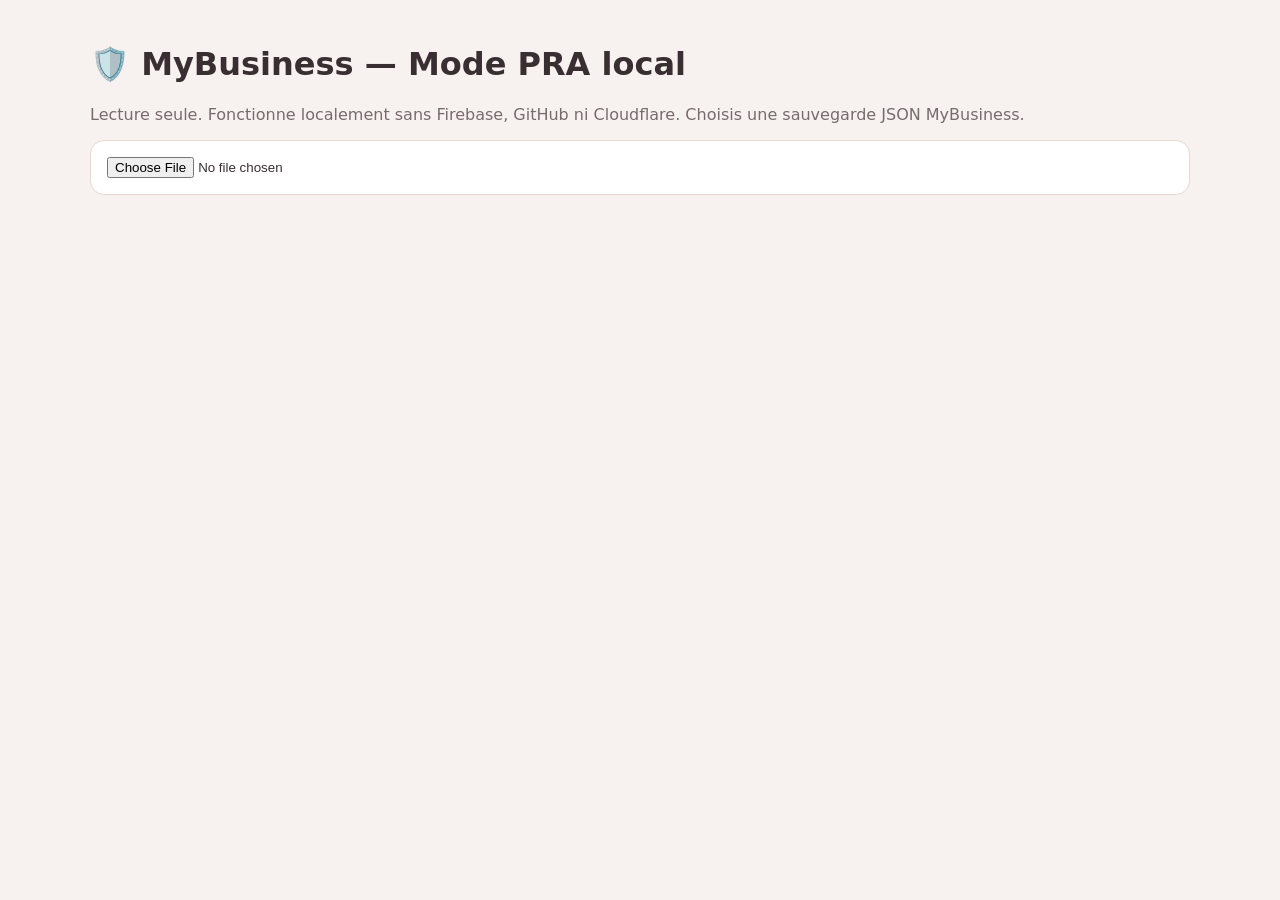
<file: PRA/pra-local.html>
<!doctype html><html lang="fr"><head><meta charset="utf-8"><meta name="viewport" content="width=device-width,initial-scale=1"><title>MyBusiness PRA local</title>
<style>body{font-family:system-ui,-apple-system,Segoe UI,Roboto,sans-serif;margin:0;background:#f7f2ef;color:#392f32}.wrap{max-width:1100px;margin:auto;padding:24px}.card{background:#fff;border:1px solid #e6d8d3;border-radius:14px;padding:16px;margin:12px 0}.btn{background:#7b4354;color:#fff;border:0;border-radius:9px;padding:10px 14px;font-weight:700;cursor:pointer}.muted{color:#776b6e}.grid{display:grid;grid-template-columns:repeat(auto-fit,minmax(160px,1fr));gap:10px}.kpi{background:#fbf5f3;border:1px solid #eadbd6;border-radius:10px;padding:12px}.tabs{display:flex;gap:6px;flex-wrap:wrap;margin:14px 0}.tabs button{border:1px solid #d9c5bf;background:#fff;border-radius:8px;padding:8px 12px;cursor:pointer}.tabs button.on{background:#7b4354;color:#fff}.row{padding:10px 0;border-bottom:1px solid #eee}.row:last-child{border:0}input[type=search]{width:100%;padding:10px;border:1px solid #d9c5bf;border-radius:8px;box-sizing:border-box}.badge{display:inline-block;background:#f1e2dd;border-radius:999px;padding:3px 8px;font-size:12px;font-weight:700}table{width:100%;border-collapse:collapse;font-size:13px}th,td{text-align:left;border-bottom:1px solid #eee;padding:8px;vertical-align:top}@media(max-width:700px){table{display:block;overflow:auto}}</style></head><body><div class="wrap"><h1>🛡️ MyBusiness — Mode PRA local</h1><p class="muted">Lecture seule. Fonctionne localement sans Firebase, GitHub ni Cloudflare. Choisis une sauvegarde JSON MyBusiness.</p><div class="card"><input id="file" type="file" accept="application/json,.json"> <span id="status" class="muted"></span></div><div id="app" style="display:none"><div id="kpis" class="grid"></div><div class="tabs" id="tabs"></div><div class="card"><input id="q" type="search" placeholder="Rechercher un nom, e-mail, numéro de devis…"><div id="content"></div></div></div></div>
<script>
let D=null,tab='mariages'; const esc=s=>String(s??'').replace(/[&<>\"]/g,c=>({'&':'&amp;','<':'&lt;','>':'&gt;','\"':'&quot;'}[c]));
const arr=k=>Array.isArray(D?.[k])?D[k]:[]; const money=n=>Number(n||0).toLocaleString('fr-FR',{style:'currency',currency:'EUR'}); const date=v=>{if(!v)return'';let d=new Date(v);return isNaN(d)?String(v):d.toLocaleDateString('fr-FR')};
function totalDoc(x){if(Number.isFinite(Number(x.total)))return Number(x.total); if(Number.isFinite(Number(x.totalTTC)))return Number(x.totalTTC); return (x.lignes||[]).reduce((s,l)=>s+(Number(l.qte)||1)*(Number(l.prix)||0),0)}
function render(){document.getElementById('app').style.display='block'; let saved=D?._meta?.savedAt||D?._meta?.praExportAt||''; document.getElementById('kpis').innerHTML=[['Mariages',arr('mariages').length],['Clients',arr('clients').length],['Devis',arr('devis').length],['Factures',arr('factures').length],['Ateliers',arr('ateliers').length],['Sauvegarde',saved?date(saved):'—']].map(x=>`<div class=kpi><b>${esc(x[0])}</b><div style="font-size:24px;margin-top:4px">${esc(x[1])}</div></div>`).join(''); let tabs=[['mariages','Mariages'],['clients','Clients'],['devis','Devis'],['factures','Factures'],['ateliers','Ateliers']];document.getElementById('tabs').innerHTML=tabs.map(x=>`<button class="${tab===x[0]?'on':''}" data-t="${x[0]}">${x[1]} (${arr(x[0]).length})</button>`).join(''); document.querySelectorAll('[data-t]').forEach(b=>b.onclick=()=>{tab=b.dataset.t;render()}); draw();}
function draw(){let q=(document.getElementById('q').value||'').toLowerCase();let xs=arr(tab).filter(x=>JSON.stringify(x).toLowerCase().includes(q));let html='';if(tab==='mariages')html='<table><tr><th>Cliente</th><th>Date mariage</th><th>Statut</th><th>Coordonnées</th><th>Besoins / notes</th></tr>'+xs.map(x=>`<tr><td><b>${esc(x.nom||x.clientNom||x.prenom||'')}</b></td><td>${esc(date(x.dateMariage||x.date))}</td><td><span class=badge>${esc(x.statut||x.status||'')}</span></td><td>${esc(x.email||'')}<br>${esc(x.tel||x.telephone||'')}</td><td>${esc(x.besoins||x.notes||x.memo||'')}</td></tr>`).join('')+'</table>';
else if(tab==='clients')html='<table><tr><th>Nom</th><th>Email</th><th>Téléphone</th><th>Adresse</th></tr>'+xs.map(x=>`<tr><td><b>${esc(x.nom||'')}</b></td><td>${esc(x.email||'')}</td><td>${esc(x.tel||x.telephone||'')}</td><td>${esc(x.adresse||'')}</td></tr>`).join('')+'</table>';
else if(tab==='devis'||tab==='factures')html='<table><tr><th>Numéro</th><th>Client</th><th>Date</th><th>Statut</th><th>Montant</th></tr>'+xs.map(x=>`<tr><td><b>${esc(x.numero||x.num||'')}</b></td><td>${esc(x.clientNom||x.nomClient||x.client?.nom||'')}</td><td>${esc(date(x.date||x.createdAt))}</td><td>${esc(x.statut||x.status||'')}</td><td>${money(totalDoc(x))}</td></tr>`).join('')+'</table>';
else html='<table><tr><th>Atelier</th><th>Date</th><th>Statut</th><th>Participants</th></tr>'+xs.map(x=>`<tr><td><b>${esc(x.nom||x.titre||x.type||'')}</b></td><td>${esc(date(x.date))}</td><td>${esc(x.statut||'')}</td><td>${esc(x.participants||x.nbParticipants||'')}</td></tr>`).join('')+'</table>';document.getElementById('content').innerHTML=html||'<p class=muted>Aucun résultat.</p>';}
document.getElementById('q').oninput=draw; document.getElementById('file').onchange=e=>{let f=e.target.files[0];if(!f)return;let r=new FileReader;r.onload=()=>{try{D=JSON.parse(r.result);document.getElementById('status').textContent='✅ '+f.name+' chargé';render()}catch(err){document.getElementById('status').textContent='❌ JSON illisible'}};r.readAsText(f)};
</script></body></html>
</file>
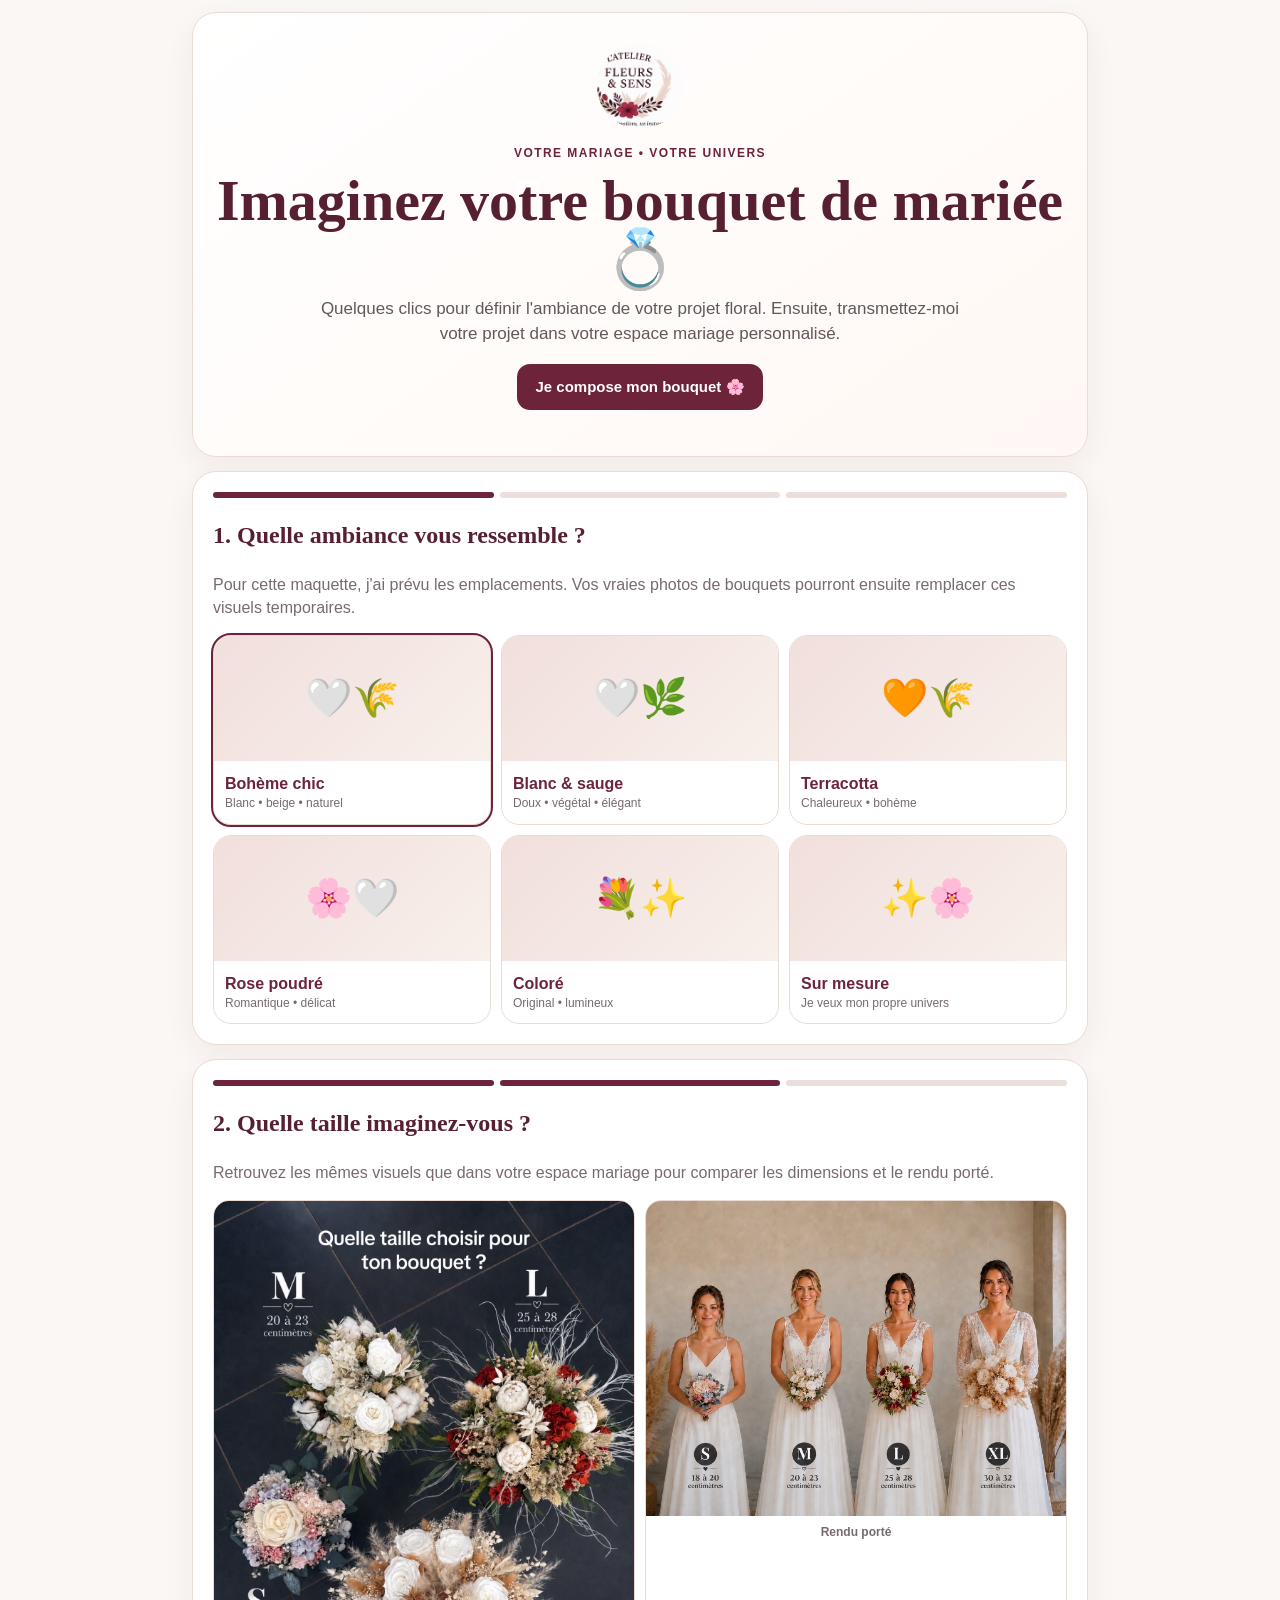
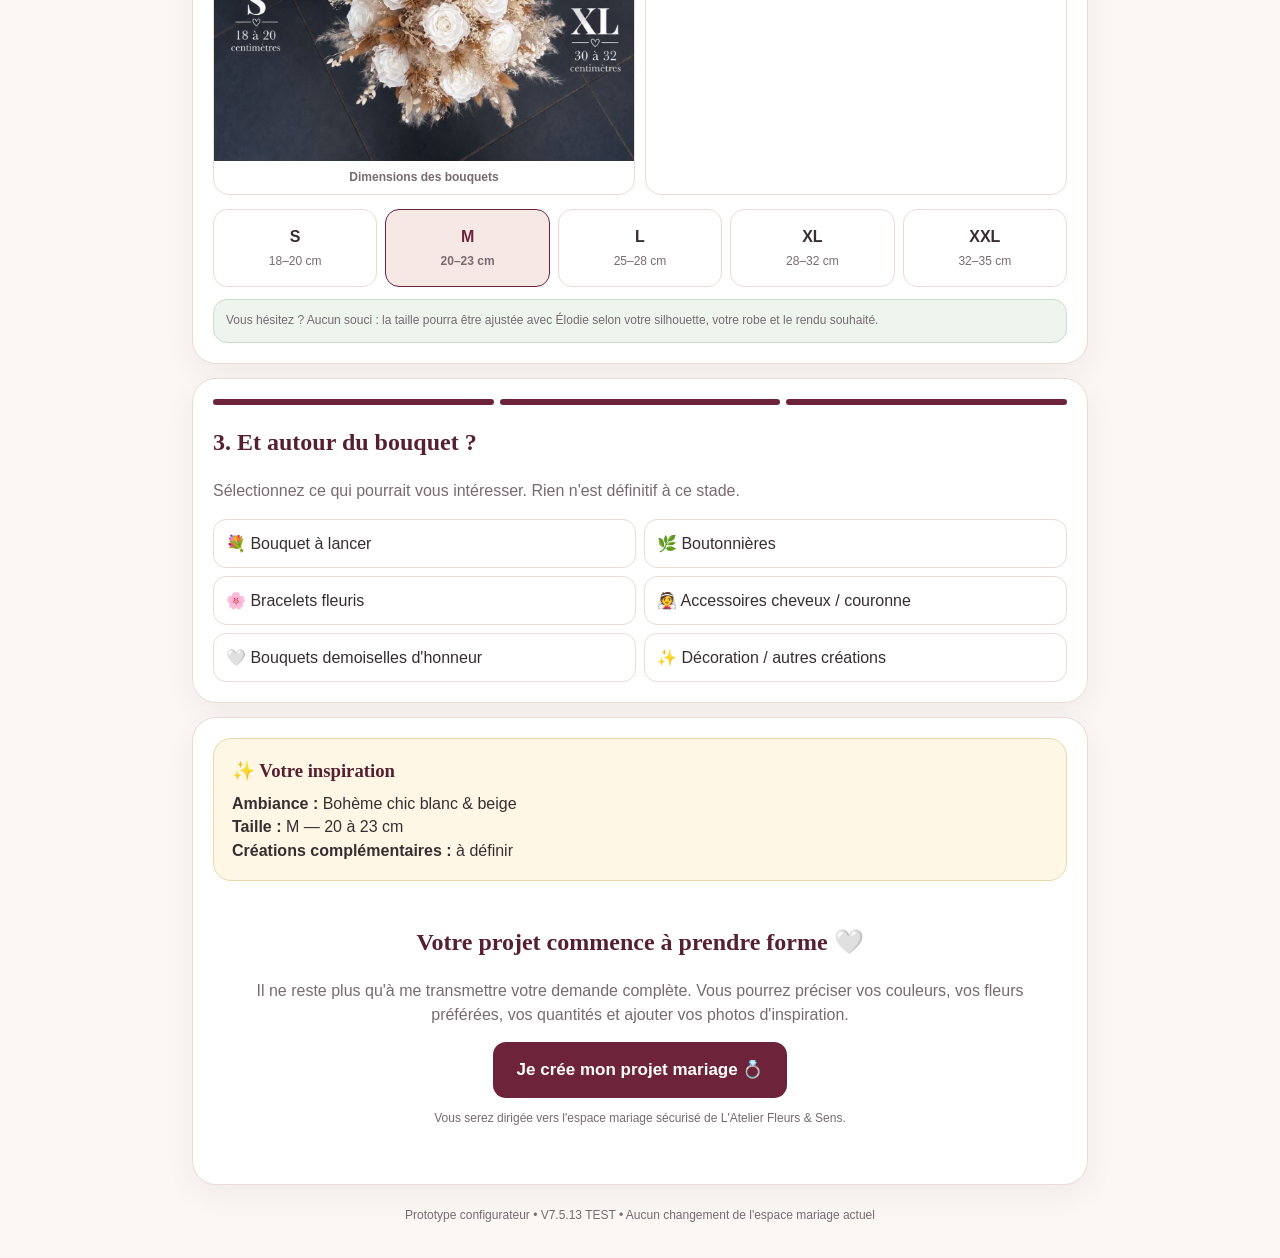
<file: test/acquisition-mariage.html>
<!doctype html>
<html lang="fr">
<head>
<meta charset="utf-8">
<meta name="viewport" content="width=device-width,initial-scale=1">
<title>Imaginez votre bouquet — L'Atelier Fleurs & Sens</title>
<style>
:root{
  --wine:#6d243b;--wine2:#572032;--rose:#f6e9e5;--cream:#fffaf7;
  --ink:#382d31;--muted:#786a70;--line:#eadbd5;--gold:#c7a36b;--green:#edf5ee
}
*{box-sizing:border-box}
body{margin:0;background:#fbf7f4;color:var(--ink);font-family:Arial,Helvetica,sans-serif;line-height:1.45}
.wrap{max-width:920px;margin:auto;padding:12px}
.hero,.card{background:#fff;border:1px solid var(--line);border-radius:24px;box-shadow:0 10px 30px rgba(80,35,50,.06)}
.hero{padding:30px 20px;text-align:center;background:linear-gradient(145deg,#fff,#fff8f4)}
.logo{width:86px;height:86px;border-radius:50%;object-fit:cover}
.kicker{font-size:12px;font-weight:800;letter-spacing:.12em;text-transform:uppercase;color:var(--wine);margin-top:10px}
h1,h2,h3{font-family:Georgia,serif;color:var(--wine2)}
h1{font-size:clamp(34px,7vw,58px);line-height:1.02;margin:8px 0}
.lead{max-width:680px;margin:auto;color:#65565c;font-size:17px}
.btn{display:inline-block;border:0;border-radius:13px;padding:14px 18px;background:var(--wine);color:#fff;font-weight:800;text-decoration:none;cursor:pointer;font-size:15px}
.btn.soft{background:var(--rose);color:var(--wine)}
.card{padding:20px;margin-top:14px}
.progress{display:flex;gap:6px;margin-bottom:14px}
.progress span{height:6px;flex:1;border-radius:10px;background:#eadfdb}
.progress span.on{background:var(--wine)}
.grid{display:grid;grid-template-columns:repeat(3,1fr);gap:10px}
.visual{min-height:180px;border:1px solid var(--line);border-radius:18px;overflow:hidden;background:#fff;cursor:pointer;position:relative;transition:.15s}
.visual:hover{transform:translateY(-1px)}
.visual.active{outline:2px solid var(--wine)}
.placeholder{height:125px;background:linear-gradient(135deg,#f1dfdc,#f8f0eb);display:flex;align-items:center;justify-content:center;font-size:38px}
.visual .txt{padding:11px}.visual b{color:var(--wine)}
.small{font-size:12px;color:var(--muted)}
.sizes{display:grid;grid-template-columns:repeat(5,1fr);gap:8px}
.size{padding:15px 6px;text-align:center;border:1px solid var(--line);border-radius:14px;cursor:pointer;background:#fff}
.size.active{background:var(--rose);border-color:var(--wine);color:var(--wine);font-weight:bold}
.options{display:grid;grid-template-columns:1fr 1fr;gap:8px}
.opt{border:1px solid var(--line);border-radius:13px;padding:12px;cursor:pointer;background:#fff}
.opt.active{background:var(--rose);border-color:var(--wine)}
.recap{background:#fff7e6;border:1px solid #ead7aa;border-radius:18px;padding:18px}
.recap h3{margin:0 0 8px}
.cta{text-align:center;padding:24px 8px}
.cta .btn{font-size:17px;padding:16px 24px}
.muted{color:var(--muted)}
.info{background:var(--green);border:1px solid #c9ddcd;border-radius:14px;padding:12px;margin-top:12px}
.size-guides{display:grid;grid-template-columns:1fr 1fr;gap:10px;margin:10px 0 14px}.size-guides figure{margin:0;border:1px solid var(--line);border-radius:16px;overflow:hidden;background:#fff}.size-guides img{display:block;width:100%;height:auto}.size-guides figcaption{padding:8px;text-align:center;font-size:12px;color:var(--muted);font-weight:700}
@media(max-width:650px){
  .grid{grid-template-columns:1fr 1fr}.size-guides{grid-template-columns:1fr}.sizes{grid-template-columns:repeat(3,1fr)}
  .options{grid-template-columns:1fr}.hero{padding:23px 14px}.placeholder{height:105px}
}
</style>
</head>
<body>
<div class="wrap">
<section class="hero">
  <img class="logo" src="assets/logo.jpg" alt="L'Atelier Fleurs & Sens">
  <div class="kicker">Votre mariage • Votre univers</div>
  <h1>Imaginez votre bouquet de mariée 💍</h1>
  <p class="lead">Quelques clics pour définir l'ambiance de votre projet floral. Ensuite, transmettez-moi votre projet dans votre espace mariage personnalisé.</p>
  <p style="margin-top:18px"><button class="btn" onclick="document.getElementById('step1').scrollIntoView({behavior:'smooth'})">Je compose mon bouquet 🌸</button></p>
</section>

<section class="card" id="step1">
  <div class="progress"><span class="on"></span><span></span><span></span></div>
  <h2>1. Quelle ambiance vous ressemble ?</h2>
  <p class="muted">Pour cette maquette, j'ai prévu les emplacements. Vos vraies photos de bouquets pourront ensuite remplacer ces visuels temporaires.</p>
  <div class="grid" id="styles">
    <div class="visual active" data-v="Bohème chic blanc & beige"><div class="placeholder">🤍🌾</div><div class="txt"><b>Bohème chic</b><div class="small">Blanc • beige • naturel</div></div></div>
    <div class="visual" data-v="Blanc & vert sauge"><div class="placeholder">🤍🌿</div><div class="txt"><b>Blanc & sauge</b><div class="small">Doux • végétal • élégant</div></div></div>
    <div class="visual" data-v="Terracotta & nude"><div class="placeholder">🧡🌾</div><div class="txt"><b>Terracotta</b><div class="small">Chaleureux • bohème</div></div></div>
    <div class="visual" data-v="Rose poudré & ivoire"><div class="placeholder">🌸🤍</div><div class="txt"><b>Rose poudré</b><div class="small">Romantique • délicat</div></div></div>
    <div class="visual" data-v="Coloré"><div class="placeholder">💐✨</div><div class="txt"><b>Coloré</b><div class="small">Original • lumineux</div></div></div>
    <div class="visual" data-v="Sur mesure"><div class="placeholder">✨🌸</div><div class="txt"><b>Sur mesure</b><div class="small">Je veux mon propre univers</div></div></div>
  </div>
</section>

<section class="card">
  <div class="progress"><span class="on"></span><span class="on"></span><span></span></div>
  <h2>2. Quelle taille imaginez-vous ?</h2>
  <p class="muted">Retrouvez les mêmes visuels que dans votre espace mariage pour comparer les dimensions et le rendu porté.</p>
  <div class="size-guides">
    <figure><img src="assets/guide-tailles-bouquets.jpg" alt="Comparatif des dimensions des bouquets S, M, L et XL"><figcaption>Dimensions des bouquets</figcaption></figure>
    <figure><img src="assets/guide-tailles-portees.jpg" alt="Comparatif des bouquets portés S, M, L et XL"><figcaption>Rendu porté</figcaption></figure>
  </div>
  <div class="sizes" id="sizes">
    <div class="size" data-code="S" data-v="S — 18 à 20 cm"><b>S</b><br><span class="small">18–20 cm</span></div>
    <div class="size active" data-code="M" data-v="M — 20 à 23 cm"><b>M</b><br><span class="small">20–23 cm</span></div>
    <div class="size" data-code="L" data-v="L — 25 à 28 cm"><b>L</b><br><span class="small">25–28 cm</span></div>
    <div class="size" data-code="XL" data-v="XL — 28 à 32 cm"><b>XL</b><br><span class="small">28–32 cm</span></div>
    <div class="size" data-code="XXL" data-v="XXL — 32 à 35 cm"><b>XXL</b><br><span class="small">32–35 cm</span></div>
  </div>
  <div class="info small">Vous hésitez ? Aucun souci : la taille pourra être ajustée avec Élodie selon votre silhouette, votre robe et le rendu souhaité.</div>
</section>

<section class="card">
  <div class="progress"><span class="on"></span><span class="on"></span><span class="on"></span></div>
  <h2>3. Et autour du bouquet ?</h2>
  <p class="muted">Sélectionnez ce qui pourrait vous intéresser. Rien n'est définitif à ce stade.</p>
  <div class="options" id="opts">
    <div class="opt" data-v="Bouquet à lancer" data-code="bouquet-lancer">💐 Bouquet à lancer</div>
    <div class="opt" data-v="Boutonnières" data-code="boutonnieres">🌿 Boutonnières</div>
    <div class="opt" data-v="Bracelets fleuris" data-code="bracelets">🌸 Bracelets fleuris</div>
    <div class="opt" data-v="Accessoires cheveux / couronne" data-code="cheveux">👰 Accessoires cheveux / couronne</div>
    <div class="opt" data-v="Bouquets demoiselles d'honneur" data-code="demoiselles">🤍 Bouquets demoiselles d'honneur</div>
    <div class="opt" data-v="Décoration / autres créations" data-code="decoration">✨ Décoration / autres créations</div>
  </div>
</section>

<section class="card">
  <div class="recap">
    <h3>✨ Votre inspiration</h3>
    <div id="recap"></div>
  </div>
  <div class="cta">
    <h2>Votre projet commence à prendre forme 🤍</h2>
    <p class="muted">Il ne reste plus qu'à me transmettre votre demande complète. Vous pourrez préciser vos couleurs, vos fleurs préférées, vos quantités et ajouter vos photos d'inspiration.</p>
    <a class="btn" id="projectLink" href="https://mariage.latelierfleursetsens.fr">Je crée mon projet mariage 💍</a>
    <p class="small" style="margin-top:12px">Vous serez dirigée vers l'espace mariage sécurisé de L'Atelier Fleurs & Sens.</p>
  </div>
</section>

<p class="small" style="text-align:center;margin:22px">Prototype configurateur • V7.5.13 TEST • Aucun changement de l'espace mariage actuel</p>
</div>
<script>
let style="Bohème chic blanc & beige",size="M — 20 à 23 cm",sizeCode="M",opts=[],optCodes=[];
function buildProjectUrl(){
  const u=new URL("https://latelierfleursetsens-create.github.io/espace-mariage-test/");
  u.searchParams.set("from","configurateur");
  u.searchParams.set("style",style);
  u.searchParams.set("size",sizeCode);
  if(optCodes.length)u.searchParams.set("interets",optCodes.join(","));
  return u.toString();
}
function update(){
  document.getElementById("recap").innerHTML=
    "<b>Ambiance :</b> "+style+
    "<br><b>Taille :</b> "+size+
    "<br><b>Créations complémentaires :</b> "+(opts.length?opts.join(", "):"à définir");
  document.getElementById("projectLink").href=buildProjectUrl();
}
document.querySelectorAll("#styles .visual").forEach(x=>x.onclick=()=>{
  document.querySelectorAll("#styles .visual").forEach(y=>y.classList.remove("active"));
  x.classList.add("active");style=x.dataset.v;update();
});
document.querySelectorAll("#sizes .size").forEach(x=>x.onclick=()=>{
  document.querySelectorAll("#sizes .size").forEach(y=>y.classList.remove("active"));
  x.classList.add("active");size=x.dataset.v;sizeCode=x.dataset.code;update();
});
document.querySelectorAll("#opts .opt").forEach(x=>x.onclick=()=>{
  x.classList.toggle("active");
  const active=[...document.querySelectorAll("#opts .opt.active")];
  opts=active.map(y=>y.dataset.v);
  optCodes=active.map(y=>y.dataset.code);
  update();
});
update();
</script>
</body>
</html>
</file>
